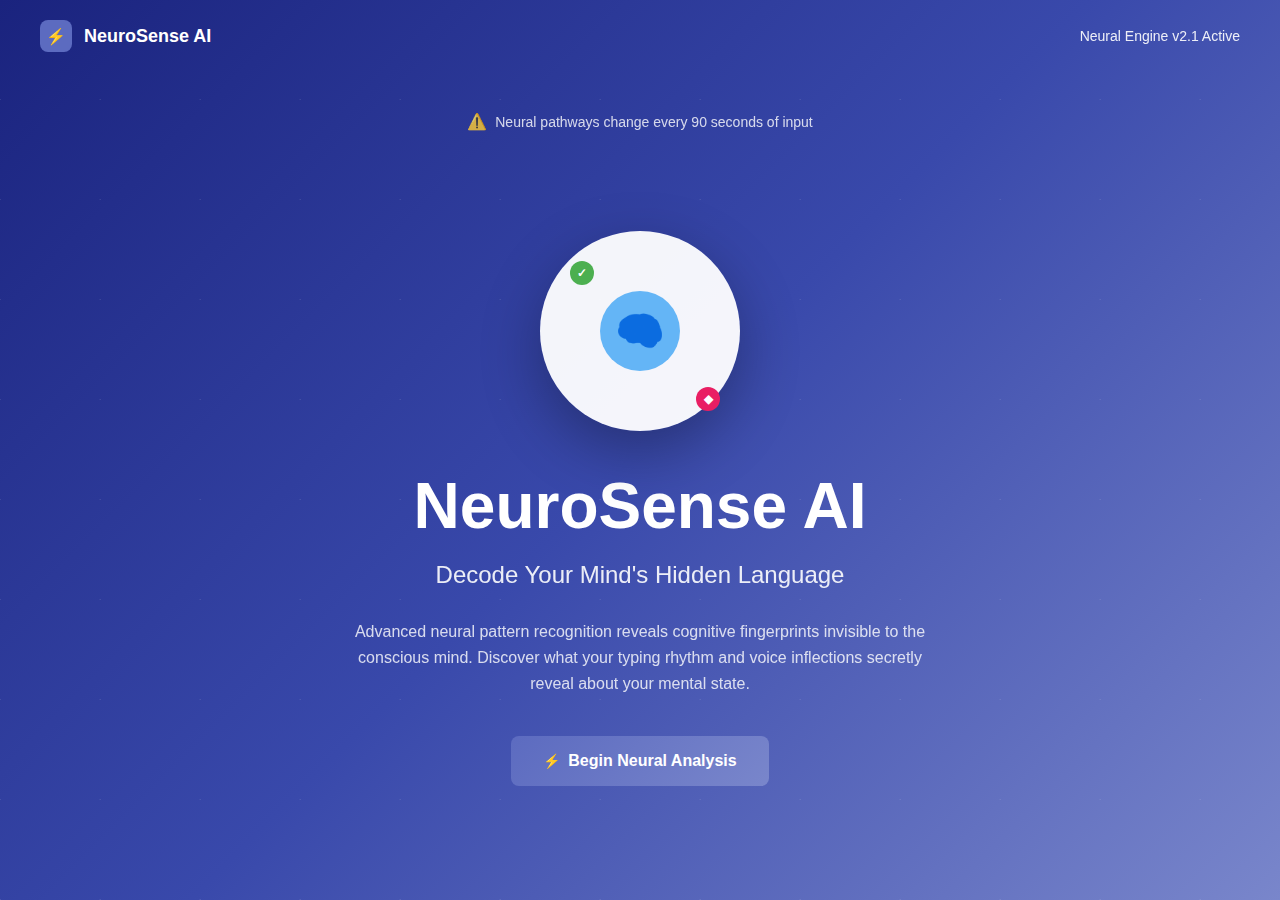
<file: frontend/dashboard.html>
<!DOCTYPE html>
<html lang="en">
<head>
    <meta charset="UTF-8">
    <meta name="viewport" content="width=device-width, initial-scale=1.0">
    <title>NeuroSense AI</title>
    <style>
        * {
            margin: 0;
            padding: 0;
            box-sizing: border-box;
        }

        body {
            font-family: -apple-system, BlinkMacSystemFont, 'Segoe UI', Roboto, sans-serif;
            background: linear-gradient(135deg, #1a237e 0%, #3949ab 50%, #7986cb 100%);
            min-height: 100vh;
            color: white;
            overflow-x: hidden;
            position: relative;
        }

        /* Background decorative lines */
        body::before {
            content: '';
            position: absolute;
            top: 0;
            left: 0;
            right: 0;
            bottom: 0;
            background: 
                linear-gradient(45deg, rgba(255,255,255,0.1) 1px, transparent 1px),
                linear-gradient(-45deg, rgba(255,255,255,0.05) 1px, transparent 1px);
            background-size: 100px 100px;
            pointer-events: none;
        }

        /* Header */
        .header {
            display: flex;
            justify-content: space-between;
            align-items: center;
            padding: 20px 40px;
            position: relative;
            z-index: 10;
        }

        .logo {
            display: flex;
            align-items: center;
            gap: 12px;
        }

        .logo-icon {
            width: 32px;
            height: 32px;
            background: #5c6bc0;
            border-radius: 8px;
            display: flex;
            align-items: center;
            justify-content: center;
            color: white;
            font-weight: bold;
        }

        .logo-text {
            font-size: 18px;
            font-weight: 600;
        }

        .status {
            font-size: 14px;
            opacity: 0.9;
        }

        /* Warning message */
        .warning {
            text-align: center;
            margin: 40px 0;
            position: relative;
            z-index: 10;
        }

        .warning-content {
            display: inline-flex;
            align-items: center;
            gap: 8px;
            font-size: 14px;
            opacity: 0.8;
        }

        .warning-icon {
            color: #ffd54f;
            font-size: 16px;
        }

        /* Main content */
        .main-content {
            text-align: center;
            padding: 60px 20px;
            position: relative;
            z-index: 10;
        }

        /* Central brain illustration */
        .brain-container {
            position: relative;
            display: inline-block;
            margin-bottom: 40px;
        }

        .brain-circle {
            width: 200px;
            height: 200px;
            background: rgba(255, 255, 255, 0.95);
            border-radius: 50%;
            display: flex;
            align-items: center;
            justify-content: center;
            position: relative;
            box-shadow: 0 20px 60px rgba(0, 0, 0, 0.3);
        }

        .brain-icon {
            width: 80px;
            height: 80px;
            background: #64b5f6;
            border-radius: 50%;
            position: relative;
        }

        .brain-icon::before {
            content: '🧠';
            position: absolute;
            top: 50%;
            left: 50%;
            transform: translate(-50%, -50%);
            font-size: 40px;
            filter: grayscale(1) brightness(0) saturate(100%) invert(27%) sepia(51%) saturate(2878%) hue-rotate(200deg) brightness(104%) contrast(97%);
        }

        /* Floating dots around brain */
        .floating-dot {
            position: absolute;
            width: 24px;
            height: 24px;
            border-radius: 50%;
            display: flex;
            align-items: center;
            justify-content: center;
            color: white;
            font-size: 12px;
            font-weight: bold;
        }

        .dot-1 {
            background: #4caf50;
            top: 30px;
            left: 30px;
        }

        .dot-2 {
            background: #e91e63;
            bottom: 20px;
            right: 20px;
        }

        .dot-1::after {
            content: '✓';
        }

        .dot-2::after {
            content: '◆';
        }

        /* Typography */
        .main-title {
            font-size: 4rem;
            font-weight: 700;
            margin-bottom: 20px;
            line-height: 1.1;
        }

        .subtitle {
            font-size: 1.5rem;
            font-weight: 400;
            margin-bottom: 30px;
            opacity: 0.9;
        }

        .description {
            font-size: 16px;
            line-height: 1.6;
            max-width: 600px;
            margin: 0 auto 40px;
            opacity: 0.8;
        }

        /* CTA Button */
        .cta-button {
            background: linear-gradient(135deg, #5c6bc0, #7986cb);
            border: none;
            padding: 16px 32px;
            border-radius: 8px;
            color: white;
            font-size: 16px;
            font-weight: 600;
            cursor: pointer;
            transition: all 0.3s ease;
            display: inline-flex;
            align-items: center;
            gap: 8px;
        }

        .cta-button:hover {
            transform: translateY(-2px);
            box-shadow: 0 10px 30px rgba(0, 0, 0, 0.3);
        }

        .cta-button::before {
            content: '⚡';
            font-size: 14px;
        }

        /* Responsive design */
        @media (max-width: 768px) {
            .header {
                padding: 15px 20px;
            }
            
            .main-title {
                font-size: 2.5rem;
            }
            
            .subtitle {
                font-size: 1.2rem;
            }
            
            .brain-circle {
                width: 150px;
                height: 150px;
            }
            
            .brain-icon {
                width: 60px;
                height: 60px;
            }
            
            .brain-icon::before {
                font-size: 30px;
            }
        }
    </style>
</head>
<body>
    <!-- Header -->
    <header class="header">
        <div class="logo">
            <div class="logo-icon">⚡</div>
            <span class="logo-text">NeuroSense AI</span>
        </div>
        <div class="status">Neural Engine v2.1 Active</div>
    </header>

    <!-- Warning message -->
    <div class="warning">
        <div class="warning-content">
            <span class="warning-icon">⚠️</span>
            <span>Neural pathways change every 90 seconds of input</span>
        </div>
    </div>

    <!-- Main content -->
    <main class="main-content">
        <!-- Brain illustration -->
        <div class="brain-container">
            <div class="brain-circle">
                <div class="brain-icon"></div>
                <div class="floating-dot dot-1"></div>
                <div class="floating-dot dot-2"></div>
            </div>
        </div>

        <!-- Text content -->
        <h1 class="main-title">NeuroSense AI</h1>
        <h2 class="subtitle">Decode Your Mind's Hidden Language</h2>
        <p class="description">
            Advanced neural pattern recognition reveals cognitive fingerprints invisible to the conscious 
            mind. Discover what your typing rhythm and voice inflections secretly reveal about your mental 
            state.
        </p>

        <!-- CTA Button -->
        <button class="cta-button">Begin Neural Analysis</button>
    </main>
</body>
</html>
</file>
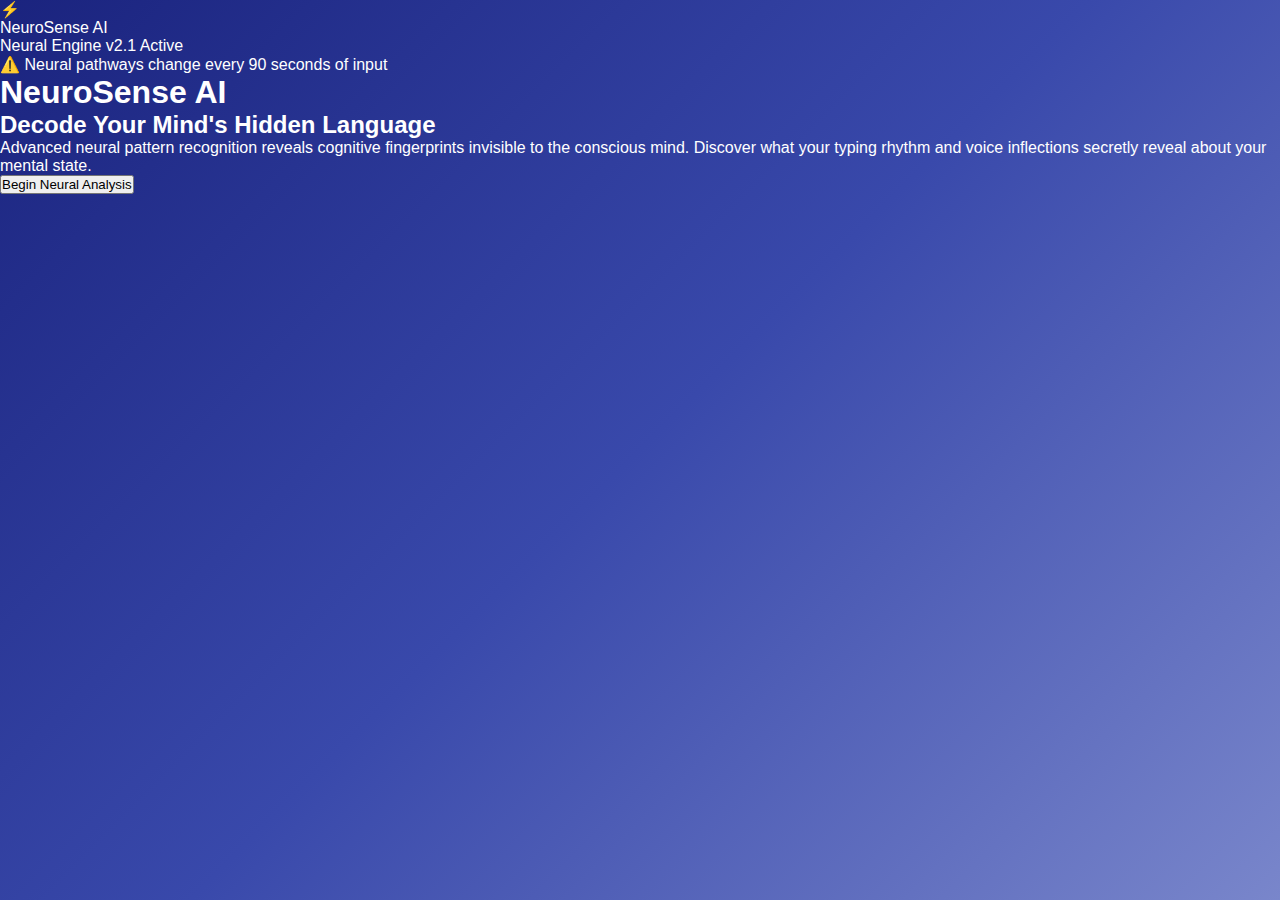
<file: frontend/landing.html>
<!DOCTYPE html>
<html lang="en">
<head>
    <meta charset="UTF-8">
    <meta name="viewport" content="width=device-width, initial-scale=1.0">
    <title>NeuroSense AI</title>
    <link rel="stylesheet" href="styles.css">
</head>
<body>
    <!-- Landing page content -->
    <div id="landing" class="landing-view">
        <header class="header">
            <div class="logo">
                <div class="logo-icon">⚡</div>
                <span class="logo-text">NeuroSense AI</span>
            </div>
            <div class="status">Neural Engine v2.1 Active</div>
        </header>

        <div class="warning">
            <div class="warning-content">
                <span class="warning-icon">⚠️</span>
                <span>Neural pathways change every 90 seconds of input</span>
            </div>
        </div>

        <main class="main-content">
            <div class="brain-container">
                <div class="brain-circle">
                    <div class="brain-icon"></div>
                    <div class="floating-dot dot-1"></div>
                    <div class="floating-dot dot-2"></div>
                </div>
            </div>

            <h1 class="main-title">NeuroSense AI</h1>
            <h2 class="subtitle">Decode Your Mind's Hidden Language</h2>
            <p class="description">
                Advanced neural pattern recognition reveals cognitive fingerprints invisible to the conscious 
                mind. Discover what your typing rhythm and voice inflections secretly reveal about your mental 
                state.
            </p>

            <button id="startAnalysis" class="cta-button">Begin Neural Analysis</button>
        </main>
    </div>

    <!-- Analysis Interface (initially hidden) -->
    <div id="analysis" class="analysis-view" style="display: none;">
        <!-- Your existing analysis interface -->
    </div>

    <script>
        document.getElementById('startAnalysis').addEventListener('click', () => {
            document.getElementById('landing').style.display = 'none';
            document.getElementById('analysis').style.display = 'block';
        });
    </script>
</body>
</html>
</file>
<file: frontend/styles.css>
/* Reset and base styles */
* {
    margin: 0;
    padding: 0;
    box-sizing: border-box;
}

body {
    font-family: -apple-system, BlinkMacSystemFont, 'Segoe UI', Roboto, sans-serif;
    background: linear-gradient(135deg, #1a237e 0%, #3949ab 50%, #7986cb 100%);
    min-height: 100vh;
    color: white;
    overflow-x: hidden;
    position: relative;
}

/* ...existing landing page styles... */

/* Analysis view styles */
.analysis-view {
    background: #f0f2f5;
    min-height: 100vh;
    color: #333;
}

/* Transition animations */
.landing-view, .analysis-view {
    transition: opacity 0.5s ease-in-out;
}

.landing-view.hiding {
    opacity: 0;
}

.analysis-view.showing {
    opacity: 1;
}
</file>
